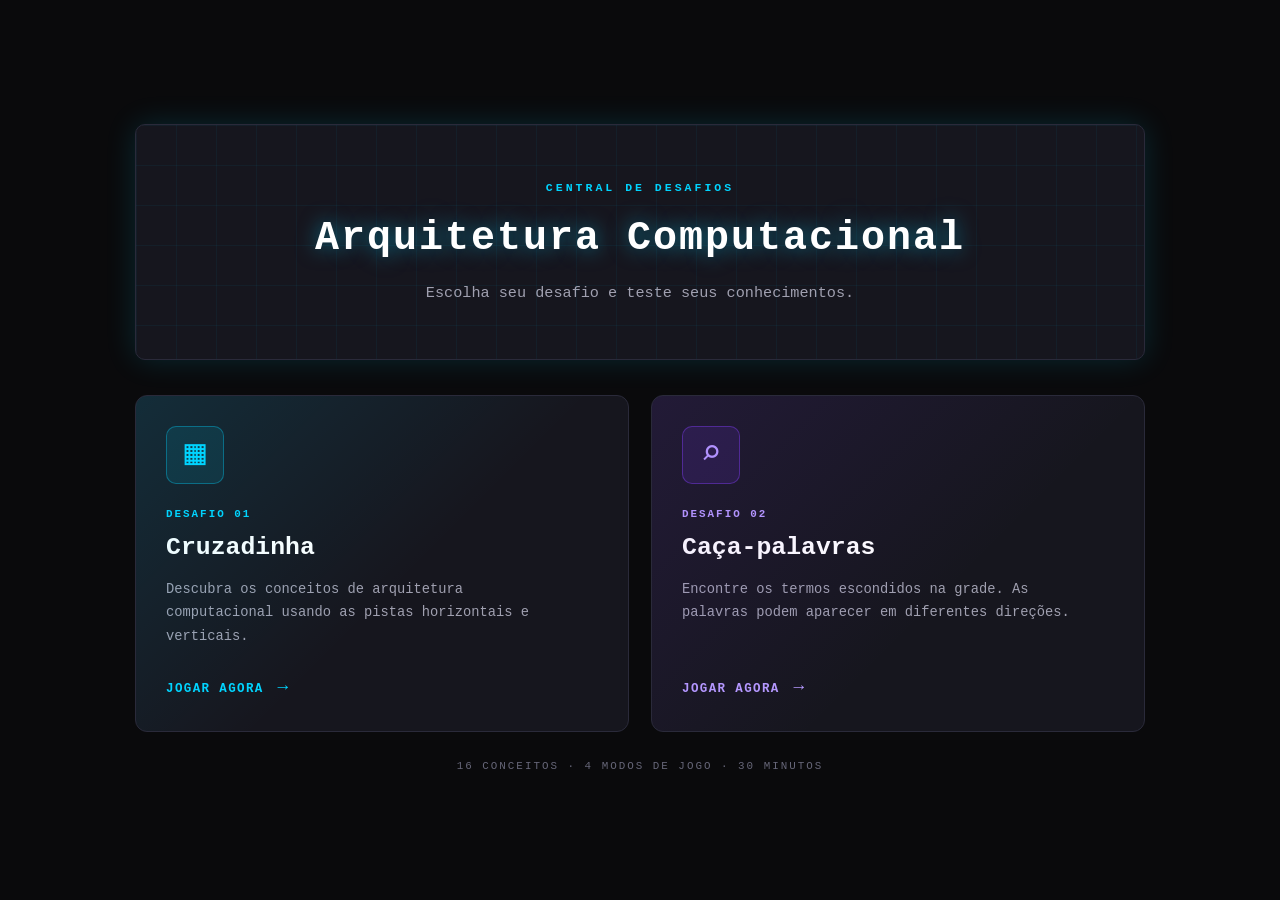
<file: index.html>
<!DOCTYPE html>
<html lang="pt-BR">

<head>
    <meta charset="UTF-8">
    <meta name="viewport" content="width=device-width, initial-scale=1.0">
    <meta name="theme-color" content="#0a0a0c">
    <title>Desafios de Arquitetura Computacional</title>
    <link rel="stylesheet" href="style.css">
</head>

<body>
    <main class="container home-container">
        <header class="hero">
            <div class="circuit-decoration"></div>
            <p class="eyebrow">CENTRAL DE DESAFIOS</p>
            <h1>Arquitetura Computacional</h1>
            <p class="hero-subtitle">Escolha seu desafio e teste seus conhecimentos.</p>
        </header>
        <section class="game-selection" aria-label="Escolha um jogo">
            <a class="game-card crossword-card" href="crossword.html">
                <div class="game-icon" aria-hidden="true">▦</div><span class="card-kicker">DESAFIO 01</span>
                <h2>Cruzadinha</h2>
                <p>Descubra os conceitos de arquitetura computacional usando as pistas horizontais e verticais.</p><span
                    class="card-action">JOGAR AGORA <span>→</span></span>
            </a>
            <a class="game-card wordsearch-card" href="wordsearch.html">
                <div class="game-icon" aria-hidden="true">⌕</div><span class="card-kicker">DESAFIO 02</span>
                <h2>Caça-palavras</h2>
                <p>Encontre os termos escondidos na grade. As palavras podem aparecer em diferentes direções.</p><span
                    class="card-action">JOGAR AGORA <span>→</span></span>
            </a>
        </section>
        <footer class="home-footer">16 CONCEITOS · 4 MODOS DE JOGO · 30 MINUTOS</footer>
    </main>
</body>

</html>
</file>
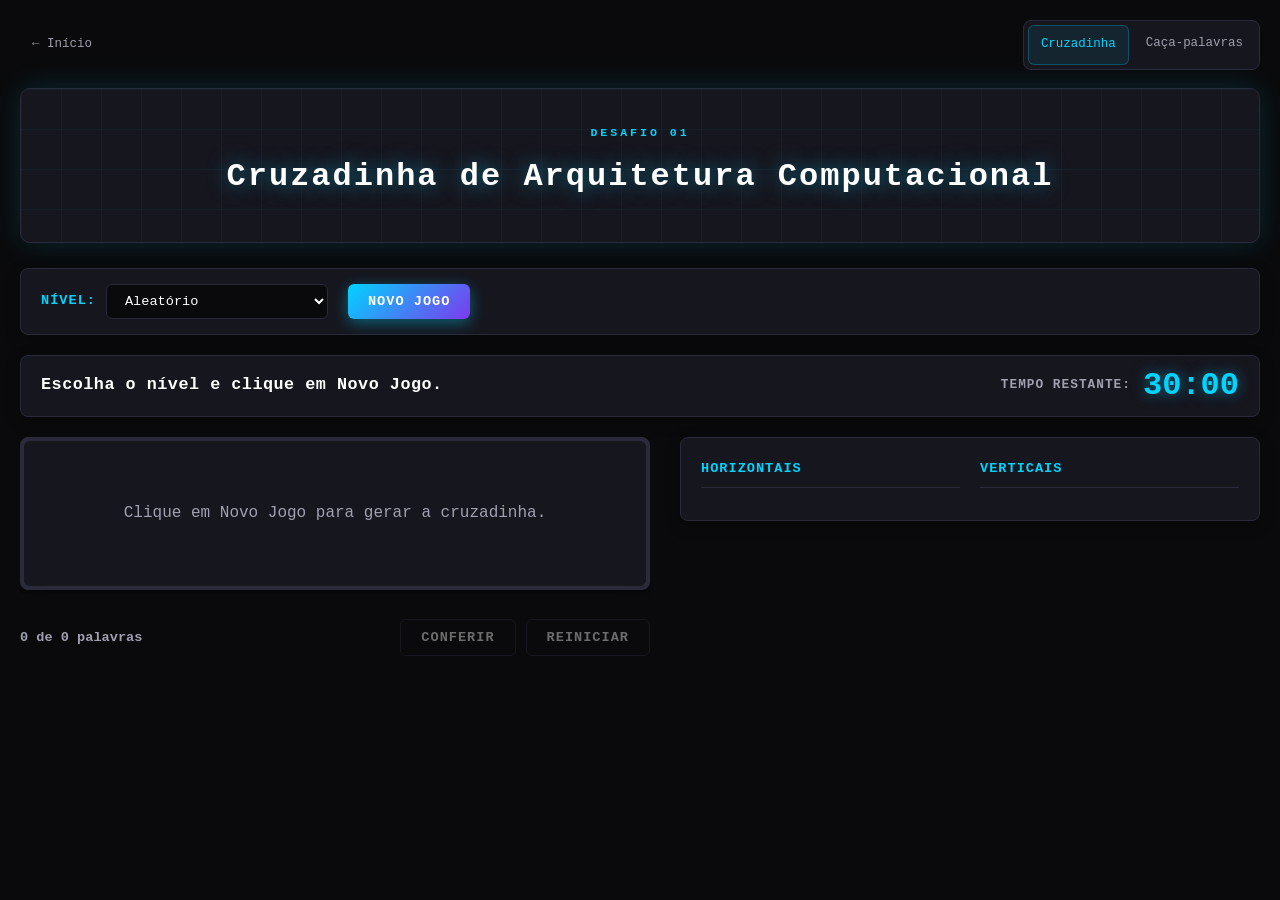
<file: crossword.html>
<!DOCTYPE html>
<html lang="pt-BR">
<head>
  <meta charset="UTF-8" />
  <meta name="viewport" content="width=device-width, initial-scale=1.0" />
  <title>Cruzadinha | Arquitetura Computacional</title>
  <link rel="stylesheet" href="style.css" />
</head>
<body>
  <div class="container">
    <nav class="game-nav" aria-label="Navegação dos jogos"><a class="nav-brand" href="index.html">← Início</a><div class="nav-games"><a class="nav-link active" href="crossword.html">Cruzadinha</a><a class="nav-link" href="wordsearch.html">Caça-palavras</a></div></nav>
    <header class="hero"><div class="circuit-decoration"></div><p class="eyebrow">DESAFIO 01</p><h1>Cruzadinha de Arquitetura Computacional</h1></header>

    <div class="toolbar">
      <div class="level-select">
        <label for="level">Nível:</label>
        <select id="level">
          <option value="random">Aleatório</option>
          <option value="easy">Fácil (12 palavras)</option>
          <option value="medium">Médio (14 palavras)</option>
          <option value="hard">Difícil (16 palavras)</option>
        </select>
      </div>
      <button id="new-game-btn" class="btn btn-primary">Novo Jogo</button>
    </div>

    <div class="status-bar">
      <span id="words-count" class="level-info">Escolha o nível e clique em Novo Jogo.</span>
      <span class="timer-box">
        <span class="timer-label">Tempo restante:</span>
        <span id="timer-display" class="timer-value">30:00</span>
      </span>
    </div>

    <div class="game-area">
      <div class="crossword-wrapper">
        <div class="board-scroll"><div id="crossword" class="crossword"></div></div>
        <div class="bottom-controls">
          <div class="score-counter"><span id="score-display">0 de 0 palavras</span></div>
          <div class="action-buttons">
            <button id="check-btn" class="btn btn-secondary" disabled>Conferir</button>
            <button id="restart-btn" class="btn btn-secondary" disabled>Reiniciar</button>
          </div>
        </div>
      </div>

      <div class="clues-panel">
        <div class="clue-group"><h3>Horizontais</h3><ul id="clues-across" class="clue-list"></ul></div>
        <div class="clue-group"><h3>Verticais</h3><ul id="clues-down" class="clue-list"></ul></div>
      </div>
    </div>

  </div>

  <div id="gameover-popup" class="popup hidden">
    <div class="popup-content">
      <h2>Game Over</h2>
      <p id="gameover-message">O tempo esgotou! A cruzadinha não foi finalizada.</p>
      <div class="popup-buttons">
        <button id="gameover-retry" class="btn btn-primary">Tentar este nível de novo</button>
        <button id="gameover-home" class="btn btn-secondary">Voltar ao início</button>
      </div>
    </div>
  </div>

  <div id="levelcomplete-popup" class="popup hidden">
    <div class="popup-content">
      <h2>Nível concluído!</h2>
      <div id="levelcomplete-stats" class="stats"></div>
      <button id="levelcomplete-next" class="btn btn-primary">Próximo nível</button>
    </div>
  </div>

  <script src="crossword.js"></script>
</body>
</html>
</file>
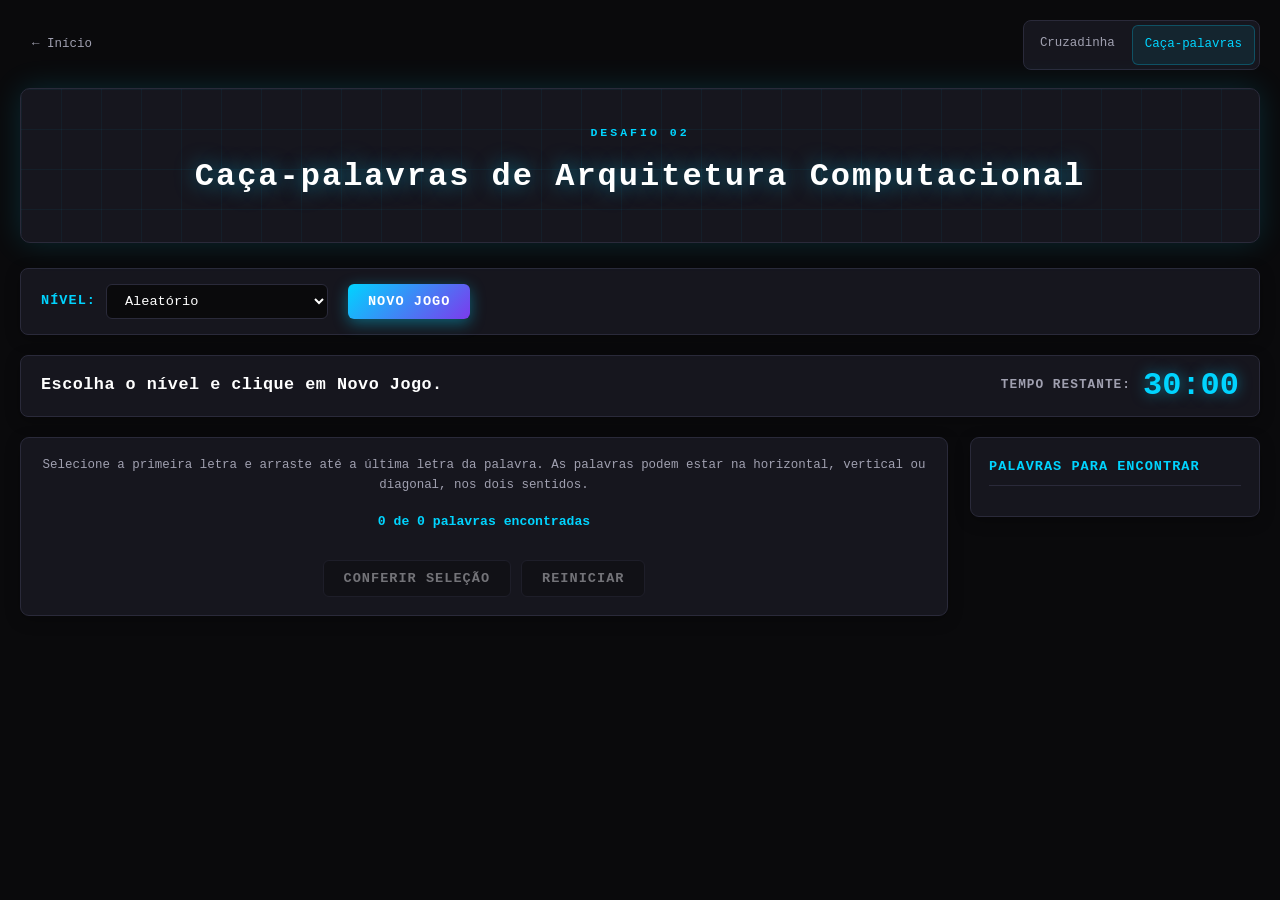
<file: wordsearch.html>
<!DOCTYPE html>
<html lang="pt-BR">

<head>
    <meta charset="UTF-8">
    <meta name="viewport" content="width=device-width, initial-scale=1.0">
    <meta name="theme-color" content="#0a0a0c">
    <title>Caça-palavras | Arquitetura Computacional</title>
    <link rel="stylesheet" href="style.css">
</head>

<body>
    <main class="container">
        <nav class="game-nav" aria-label="Navegação dos jogos"><a class="nav-brand" href="index.html">← Início</a>
            <div class="nav-games"><a class="nav-link" href="crossword.html">Cruzadinha</a><a class="nav-link active"
                    href="wordsearch.html">Caça-palavras</a></div>
        </nav>
        <header class="hero">
            <div class="circuit-decoration"></div>
            <p class="eyebrow">DESAFIO 02</p>
            <h1>Caça-palavras de Arquitetura Computacional</h1>
        </header>
        <section class="toolbar">
            <div class="level-select"><label for="level">Nível:</label><select id="level">
                    <option value="random">Aleatório</option>
                    <option value="easy">Fácil (12 palavras)</option>
                    <option value="medium">Médio (14 palavras)</option>
                    <option value="hard">Difícil (16 palavras)</option>
                </select></div><button id="new-game-btn" class="btn btn-primary">Novo Jogo</button>
        </section>
        <section class="status-bar"><span id="game-info" class="level-info">Escolha o nível e clique em Novo
                Jogo.</span><span class="timer-box"><span class="timer-label">Tempo restante:</span><span
                    id="timer-display" class="timer-value">30:00</span></span></section>
        <section class="wordsearch-layout">
            <div class="wordsearch-board-wrap">
                <p class="ws-help">Selecione a primeira letra e arraste até a última letra da palavra. As palavras podem
                    estar na horizontal, vertical ou diagonal, nos dois sentidos.</p>
                <div class="ws-progress" id="progress">0 de 0 palavras encontradas</div>
                <div class="ws-board-scroll">
                    <div id="wordsearch-board" class="wordsearch-board" aria-label="Grade do caça-palavras"></div>
                </div>
                <div class="ws-controls"><button id="check-btn" class="btn btn-secondary" disabled>Conferir
                        seleção</button><button id="restart-btn" class="btn btn-secondary" disabled>Reiniciar</button>
                </div>
            </div>
            <aside class="word-list-panel">
                <div class="clue-group">
                    <h3>Palavras para encontrar</h3>
                    <ul id="word-list" class="word-list"></ul>
                </div>
            </aside>
        </section>
    </main>
    <div id="gameover-popup" class="popup hidden">
        <div class="popup-content">
            <h2>Tempo esgotado!</h2>
            <p id="gameover-message">O tempo acabou. Tente novamente!</p>
            <div class="popup-buttons"><button id="gameover-retry" class="btn btn-primary">Tentar novamente</button><a
                    class="btn btn-secondary" href="index.html" style="text-decoration:none">Voltar ao início</a></div>
        </div>
    </div>
    <div id="levelcomplete-popup" class="popup hidden">
        <div class="popup-content">
            <h2>Nível concluído!</h2>
            <div id="levelcomplete-stats" class="stats"></div><button id="levelcomplete-next"
                class="btn btn-primary">Próximo nível</button>
            <p style="margin:14px 0 0"><a href="index.html" style="color:var(--accent-primary)">Voltar ao início</a></p>
        </div>
    </div>
    <script src="wordsearch.js"></script>
</body>

</html>
</file>
<file: style.css>
* {
  box-sizing: border-box;
  margin: 0;
  padding: 0;
}

:root {
  --bg-dark: #0a0a0c;
  --bg-card: #16161e;
  --accent-primary: #00d4ff;
  --accent-secondary: #7c3aed;
  --accent-success: #00ff88;
  --accent-danger: #ff4d4d;
  --text-primary: #ffffff;
  --text-secondary: #a0a0b0;
  --border: #2a2a3a;
  --cell-bg: #1f2937;
  --cell-active: rgba(0, 212, 255, 0.2);
}

html {
  scroll-behavior: smooth;
}

body {
  font-family: 'Courier New', 'Monaco', monospace;
  background: var(--bg-dark);
  color: var(--text-primary);
  min-height: 100vh;
  line-height: 1.6;
}

.container {
  max-width: 1100px;
  margin: 0 auto;
  padding: 20px;
}

/* Hero Header */
.hero {
  text-align: center;
  margin-bottom: 25px;
  position: relative;
  padding: 35px 20px;
  background: var(--bg-card);
  border: 1px solid var(--border);
  border-radius: 10px;
  box-shadow: 0 0 30px rgba(0, 212, 255, 0.15);
}

.circuit-decoration {
  position: absolute;
  top: 0;
  left: 0;
  right: 0;
  bottom: 0;
  background-image:
    linear-gradient(rgba(0, 212, 255, 0.05) 1px, transparent 1px),
    linear-gradient(90deg, rgba(0, 212, 255, 0.05) 1px, transparent 1px);
  background-size: 40px 40px;
  border-radius: 10px;
  pointer-events: none;
  z-index: 0;
}

.hero h1 {
  font-size: 2rem;
  margin-bottom: 4px;
  color: var(--text-primary);
  text-shadow: 0 0 20px rgba(0, 212, 255, 0.5);
  position: relative;
  z-index: 1;
  letter-spacing: 2px;
}

/* Toolbar */
.toolbar {
  display: flex;
  gap: 20px;
  align-items: center;
  margin-bottom: 20px;
  flex-wrap: wrap;
  background: var(--bg-card);
  border: 1px solid var(--border);
  border-radius: 8px;
  padding: 15px 20px;
  box-shadow: 0 4px 15px rgba(0, 0, 0, 0.3);
}

.level-select {
  display: flex;
  align-items: center;
  gap: 10px;
}

.level-select label {
  font-size: 0.85rem;
  text-transform: uppercase;
  letter-spacing: 1px;
  color: var(--accent-primary);
  font-weight: 700;
}

.level-select select {
  padding: 8px 14px;
  font-size: 0.85rem;
  font-family: inherit;
  border: 1px solid var(--border);
  border-radius: 6px;
  background: var(--bg-dark);
  color: var(--text-primary);
  cursor: pointer;
}

.level-select select:focus {
  outline: 2px solid var(--accent-primary);
}

.btn {
  padding: 10px 20px;
  border: none;
  border-radius: 6px;
  font-size: 0.85rem;
  font-weight: 600;
  font-family: inherit;
  cursor: pointer;
  transition: all 0.2s;
  text-transform: uppercase;
  letter-spacing: 1px;
}

.btn:active {
  transform: scale(0.95);
}

.btn-primary {
  background: linear-gradient(135deg, var(--accent-primary), var(--accent-secondary));
  color: #fff;
  box-shadow: 0 4px 15px rgba(0, 212, 255, 0.4);
}

.btn-primary:hover {
  box-shadow: 0 6px 20px rgba(0, 212, 255, 0.6);
  filter: brightness(1.1);
}

.btn-secondary {
  background: var(--bg-dark);
  color: var(--text-primary);
  border: 1px solid var(--border);
}

.btn-secondary:hover {
  border-color: var(--accent-primary);
  color: var(--accent-primary);
}

.game-info {
  font-size: 0.8rem;
  color: var(--text-secondary);
  margin-left: auto;
  text-transform: uppercase;
  letter-spacing: 0.5px;
}

/* Game Area */
.game-area {
  display: grid;
  grid-template-columns: 1fr 340px;
  gap: 30px;
  align-items: start;
}

/* Crossword Wrapper */
.crossword-wrapper {
  display: flex;
  flex-direction: column;
  gap: 15px;
}

.crossword {
  display: grid;
  gap: 2px;
  background: #2a2a3a;
  padding: 3px;
  border-radius: 8px;
  box-shadow: 0 10px 40px rgba(0, 0, 0, 0.5);
  border: 1px solid var(--border);
}

.cell {
  width: 30px;
  height: 30px;
  background: var(--bg-card);
  border: 1px solid var(--border);
  font-size: 0.85rem;
  font-weight: 700;
  text-align: center;
  vertical-align: middle;
  display: flex;
  align-items: center;
  justify-content: center;
  text-transform: uppercase;
  color: var(--text-primary);
  font-family: inherit;
}

.cell.empty {
  background: #0f0f13;
  border-color: transparent;
}

.cell input {
  width: 100%;
  height: 100%;
  background: transparent;
  border: none;
  font: inherit;
  text-align: center;
  text-transform: uppercase;
  outline: none;
  margin: 0;
  padding: 0;
  color: inherit;
}

.cell.number-label {
  position: absolute;
  font-size: 0.6rem;
  color: var(--accent-primary);
  top: 1px;
  left: 1px;
  pointer-events: none;
  font-weight: 700;
}

.cell.correct {
  background: var(--accent-success) !important;
  color: #000;
  animation: correctFlash 0.6s ease forwards;
}

.cell.wrong {
  background: var(--accent-danger) !important;
  color: #fff;
  animation: wrongShake 0.5s ease forwards;
}

.cell.active {
  background: var(--cell-active);
  outline: 2px solid var(--accent-primary);
}

.bottom-controls {
  display: flex;
  justify-content: space-between;
  align-items: center;
  margin-top: 10px;
}

.score-counter {
  font-size: 0.85rem;
  color: var(--text-secondary);
  font-weight: 600;
  font-family: 'Courier New', monospace;
}

.action-buttons {
  display: flex;
  gap: 10px;
}

/* Clues Panel */
.clues-panel {
  background: var(--bg-card);
  border: 1px solid var(--border);
  border-radius: 8px;
  padding: 20px;
  box-shadow: 0 4px 15px rgba(0, 0, 0, 0.3);
  height: fit-content;
}

.clue-group {
  margin-bottom: 20px;
}

.clue-group:last-child {
  margin-bottom: 0;
}

.clue-group h3 {
  font-size: 0.85rem;
  font-weight: 700;
  text-transform: uppercase;
  letter-spacing: 1px;
  color: var(--accent-primary);
  margin-bottom: 12px;
  padding-bottom: 8px;
  border-bottom: 1px solid var(--border);
}

.clue-list {
  list-style: none;
}

.clue-item {
  padding: 8px 0;
  border-bottom: 1px solid var(--border);
  cursor: pointer;
  font-size: 0.85rem;
  color: var(--text-primary);
  transition: background 0.2s;
}

.clue-item:last-child {
  border-bottom: none;
}

.clue-item:hover {
  background: rgba(0, 212, 255, 0.08);
  padding-left: 8px;
  border-left: 2px solid var(--accent-primary);
}

.clue-item .clue-number {
  font-weight: 700;
  color: var(--accent-primary);
  margin-right: 6px;
}

.clue-item.completed {
  color: var(--accent-success);
  text-decoration: line-through;
  opacity: 0.7;
}

/* Timer Bar */
.timer-bar {
  display: flex;
  align-items: center;
  gap: 12px;
  margin-top: 25px;
  padding: 12px 20px;
  background: var(--bg-card);
  border: 1px solid var(--border);
  border-radius: 8px;
}

.timer-label {
  font-size: 0.8rem;
  font-weight: 600;
  color: var(--text-secondary);
  text-transform: uppercase;
  letter-spacing: 1px;
}

.timer-value {
  font-size: 1.25rem;
  font-weight: 700;
  font-family: 'Courier New', monospace;
  color: var(--accent-primary);
}

/* Popups */
.popup {
  position: fixed;
  top: 0;
  left: 0;
  width: 100%;
  height: 100%;
  background: rgba(0, 0, 0, 0.7);
  display: flex;
  align-items: center;
  justify-content: center;
  z-index: 1000;
  backdrop-filter: blur(6px);
}

.popup.hidden {
  display: none;
}

.popup-content {
  background: var(--bg-card);
  padding: 32px;
  border-radius: 10px;
  text-align: center;
  box-shadow: 0 20px 60px rgba(0, 0, 0, 0.6);
  max-width: 400px;
  width: 90%;
  border: 1px solid var(--border);
}

.popup-content h2 {
  margin-bottom: 16px;
  color: var(--text-primary);
  font-size: 1.6rem;
}

.popup-content p {
  margin-bottom: 24px;
  color: var(--text-secondary);
  line-height: 1.5;
}

.stats {
  margin-bottom: 24px;
  padding: 16px;
  background: rgba(0, 0, 0, 0.3);
  border-radius: 8px;
  border: 1px solid var(--border);
}

.stats p {
  margin: 8px 0;
  font-size: 0.9rem;
  color: var(--text-secondary);
}

/* Animations */
@keyframes correctFlash {
  0% { background: #4ade80; }
  100% { background: var(--accent-success); }
}

@keyframes wrongShake {
  0%, 100% { transform: translateX(0); }
  25% { transform: translateX(-3px); }
  75% { transform: translateX(3px); }
}

/* Scrollbar */
.clue-list::-webkit-scrollbar {
  width: 6px;
}

.clue-list::-webkit-scrollbar-track {
  background: #0f0f13;
}

.clue-list::-webkit-scrollbar-thumb {
  background: var(--border);
  border-radius: 3px;
}

.clue-list::-webkit-scrollbar-thumb:hover {
  background: var(--accent-primary);
}

/* Responsive */
@media (max-width: 900px) {
  .game-area {
    grid-template-columns: 1fr;
  }

  .clues-panel {
    order: 2;
  }

  .crossword-wrapper {
    order: 1;
  }

  .toolbar {
    flex-direction: column;
    align-items: stretch;
    gap: 12px;
  }

  .game-info {
    margin-left: 0;
    text-align: center;
  }
}
/* ===== Ajustes v2 ===== */
.game-area > * { min-width: 0; }
.board-scroll { overflow: auto; max-width: 100%; padding-bottom: 4px; }
.crossword { width: max-content; min-width: 100%; }
.cell { position: relative; }
.number-label {
  position: absolute; top: 1px; left: 2px; font-size: 0.6rem; line-height: 1;
  color: var(--accent-primary); pointer-events: none; font-weight: 700;
}
.cell.correct .number-label { color: #000; }
.cell.wrong { z-index: 1; }
.placeholder {
  padding: 60px 24px; text-align: center; color: var(--text-secondary);
  background: var(--bg-card); border-radius: 6px; width: 100%;
}
.btn:disabled { opacity: 0.4; cursor: not-allowed; }
.popup-buttons { display: flex; gap: 10px; justify-content: center; flex-wrap: wrap; }
.clue-item.wrong-clue { color: var(--accent-danger); }

/* ===== Barra de status (nível + timer) acima da cruzadinha ===== */
.status-bar {
  display: flex; justify-content: space-between; align-items: center; gap: 16px; flex-wrap: wrap;
  margin-bottom: 20px; padding: 14px 20px;
  background: var(--bg-card); border: 1px solid var(--border); border-radius: 8px;
  box-shadow: 0 4px 15px rgba(0, 0, 0, 0.3);
}
.level-info { font-size: 1.05rem; font-weight: 700; color: var(--text-primary); letter-spacing: 0.5px; }
.timer-box { display: flex; align-items: center; gap: 12px; }
.status-bar .timer-value { font-size: 2rem; line-height: 1; text-shadow: 0 0 14px rgba(0, 212, 255, 0.5); }
@media (max-width: 600px) { .status-bar { justify-content: center; text-align: center; } }

/* Pistas resolvidas: palavra riscada em verde, no fim da lista */
.clue-item.completed { opacity: 1; cursor: default; font-weight: 700; }
.clue-item.completed:hover { background: none; padding-left: 0; border-left: none; }
.clue-item.completed .clue-number { color: var(--accent-success); }

/* ===== Horizontais e Verticais lado a lado ===== */
.container { max-width: 1400px; }
.game-area { grid-template-columns: minmax(0, 1fr) 580px; }
.clues-panel {
  display: grid; grid-template-columns: 1fr 1fr; gap: 20px;
  position: sticky; top: 12px; align-self: start;
}
.clues-panel .clue-group { margin-bottom: 0; min-width: 0; }
.clues-panel .clue-list { max-height: calc(100vh - 150px); overflow-y: auto; padding-right: 4px; }
.clue-item { font-size: 0.8rem; line-height: 1.4; }
@media (max-width: 1100px) {
  .game-area { grid-template-columns: 1fr; }
  .clues-panel { position: static; }
  .clues-panel .clue-list { max-height: none; }
}
@media (max-width: 600px) {
  .clues-panel { gap: 10px; padding: 12px; }
  .clue-item { font-size: 0.72rem; }
}

/* Navegação e página inicial */
.eyebrow{color:var(--accent-primary);font-size:.72rem;font-weight:700;letter-spacing:3px;margin-bottom:9px}.hero-subtitle{color:var(--text-secondary);margin-top:10px;font-size:.95rem}.home-container{max-width:1050px;min-height:100vh;display:flex;flex-direction:column;justify-content:center}.home-container .hero{padding:54px 24px}.home-container .hero h1{font-size:clamp(1.7rem,4vw,2.5rem)}
.game-selection{display:grid;grid-template-columns:repeat(2,minmax(0,1fr));gap:22px;margin:10px 0 26px}.game-card{display:flex;flex-direction:column;min-height:300px;padding:30px;position:relative;overflow:hidden;text-decoration:none;color:var(--text-primary);background:var(--bg-card);border:1px solid var(--border);border-radius:12px;transition:transform .22s,border-color .22s,box-shadow .22s}.game-card:before{content:"";position:absolute;inset:0;opacity:.12;pointer-events:none;background:linear-gradient(135deg,var(--accent-primary),transparent 55%)}.wordsearch-card:before{background:linear-gradient(135deg,var(--accent-secondary),transparent 60%)}.game-card:hover{transform:translateY(-5px);border-color:var(--accent-primary);box-shadow:0 10px 35px rgba(0,212,255,.15)}.wordsearch-card:hover{border-color:var(--accent-secondary);box-shadow:0 10px 35px rgba(124,58,237,.2)}.game-icon{width:58px;height:58px;display:grid;place-items:center;border-radius:10px;color:var(--accent-primary);background:rgba(0,212,255,.1);border:1px solid rgba(0,212,255,.35);font-size:2.2rem;margin-bottom:22px}.wordsearch-card .game-icon{color:#b69aff;background:rgba(124,58,237,.14);border-color:rgba(124,58,237,.45)}.card-kicker{color:var(--accent-primary);font-size:.68rem;letter-spacing:2px;font-weight:700}.wordsearch-card .card-kicker{color:#b69aff}.game-card h2{font-size:1.55rem;margin:5px 0 10px}.game-card p{color:var(--text-secondary);font-size:.86rem;line-height:1.7;max-width:390px}.card-action{margin-top:auto;padding-top:25px;color:var(--accent-primary);font-size:.78rem;font-weight:700;letter-spacing:1.4px}.wordsearch-card .card-action{color:#b69aff}.card-action span{font-size:1.1rem;margin-left:5px}.home-footer{text-align:center;color:#666678;letter-spacing:2px;font-size:.68rem}
.game-nav{display:flex;justify-content:space-between;align-items:center;gap:15px;margin-bottom:18px}.nav-brand,.nav-link{color:var(--text-secondary);text-decoration:none;font-size:.78rem;padding:9px 12px;border-radius:6px;transition:.2s}.nav-brand:hover,.nav-link:hover,.nav-link.active{color:var(--accent-primary);background:rgba(0,212,255,.08)}.nav-games{display:flex;gap:5px;border:1px solid var(--border);border-radius:8px;padding:4px;background:var(--bg-card)}.nav-link.active{border:1px solid rgba(0,212,255,.25)}
/* Caça-palavras */
.wordsearch-layout{display:grid;grid-template-columns:minmax(0,1fr) 290px;gap:22px;align-items:start}.wordsearch-board-wrap,.word-list-panel{background:var(--bg-card);border:1px solid var(--border);border-radius:9px;padding:18px;box-shadow:0 4px 15px rgba(0,0,0,.25)}.wordsearch-board{display:grid;grid-template-columns:repeat(18,minmax(0,1fr));gap:3px;width:100%;max-width:650px;margin:0 auto;touch-action:none;user-select:none}.ws-cell{aspect-ratio:1;min-width:0;display:grid;place-items:center;border:1px solid #303044;border-radius:4px;background:#101018;color:#e9e9f2;font:700 clamp(.55rem,1.5vw,.92rem)/1 'Courier New',monospace;cursor:crosshair;transition:background .12s,border-color .12s}.ws-cell.selected{background:rgba(0,212,255,.22);border-color:var(--accent-primary);color:#fff}.ws-cell.found{background:rgba(0,255,136,.22);border-color:var(--accent-success);color:var(--accent-success)}.word-list{list-style:none;display:grid;grid-template-columns:1fr;gap:8px}.word-list li{padding:8px 10px;border:1px solid var(--border);border-radius:5px;color:var(--text-secondary);font-size:.78rem;overflow-wrap:anywhere}.word-list li.found-word{color:var(--accent-success);border-color:rgba(0,255,136,.35);text-decoration:line-through}.ws-help{color:var(--text-secondary);font-size:.78rem;margin:0 0 15px;text-align:center}.ws-progress{color:var(--accent-primary);font-size:.82rem;font-weight:700;margin-bottom:12px;text-align:center}.ws-controls{display:flex;gap:10px;flex-wrap:wrap;justify-content:center;margin-top:16px}.ws-board-scroll{overflow-x:auto}
@media(max-width:760px){.game-selection{grid-template-columns:1fr}.game-card{min-height:250px}.wordsearch-layout{grid-template-columns:1fr}.word-list{grid-template-columns:repeat(2,minmax(0,1fr))}}@media(max-width:480px){.game-nav{align-items:flex-start;flex-direction:column}.nav-games{width:100%}.nav-link{flex:1;text-align:center}.wordsearch-board-wrap{padding:8px}.wordsearch-board{gap:2px}.ws-cell{border-radius:2px}}
</file>
